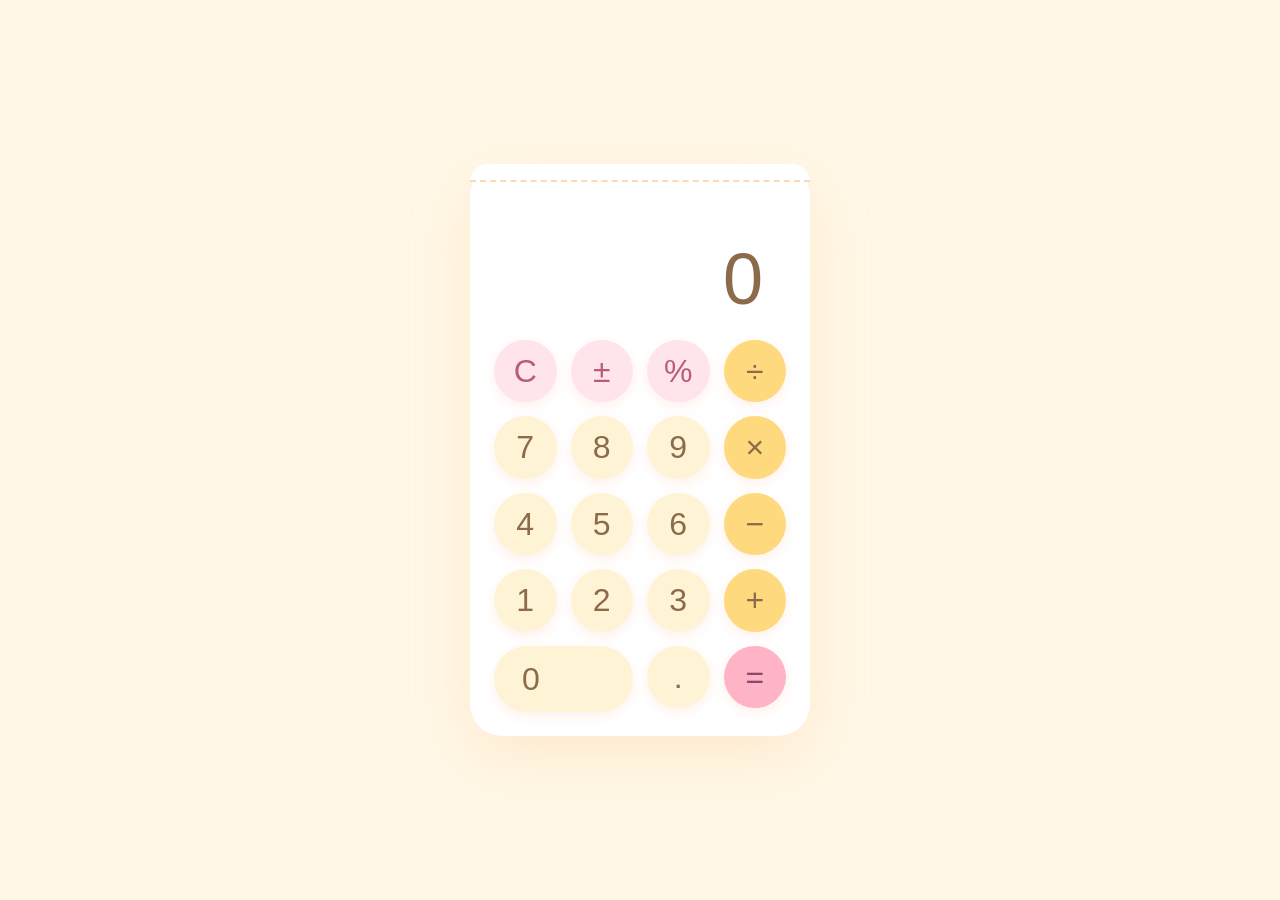
<file: index.html>
<!DOCTYPE html>
<html lang="id">
<head>
  <meta charset="UTF-8">
  <meta name="viewport" content="width=device-width, initial-scale=1.0">
  <title>Kalkulator</title>
  <link rel="stylesheet" href="style.css">
</head>
<body>
  <div class="calculator">
    <div class="lace"></div>
    <div class="display" id="display">0</div>
    <div class="buttons">
      <button class="btn func" data-value="C">C</button>
      <button class="btn func" data-value="±">±</button>
      <button class="btn func" data-value="%">%</button>
      <button class="btn operator" data-value="/">÷</button>

      <button class="btn num" data-value="7">7</button>
      <button class="btn num" data-value="8">8</button>
      <button class="btn num" data-value="9">9</button>
      <button class="btn operator" data-value="*">×</button>

      <button class="btn num" data-value="4">4</button>
      <button class="btn num" data-value="5">5</button>
      <button class="btn num" data-value="6">6</button>
      <button class="btn operator" data-value="-">−</button>

      <button class="btn num" data-value="1">1</button>
      <button class="btn num" data-value="2">2</button>
      <button class="btn num" data-value="3">3</button>
      <button class="btn operator" data-value="+">+</button>

      <button class="btn num zero" data-value="0">0</button>
      <button class="btn num" data-value=".">.</button>
      <button class="btn operator equals" data-value="=">=</button>
    </div>
  </div>
  <script src="script.js"></script>
</body>
</html>
</file>
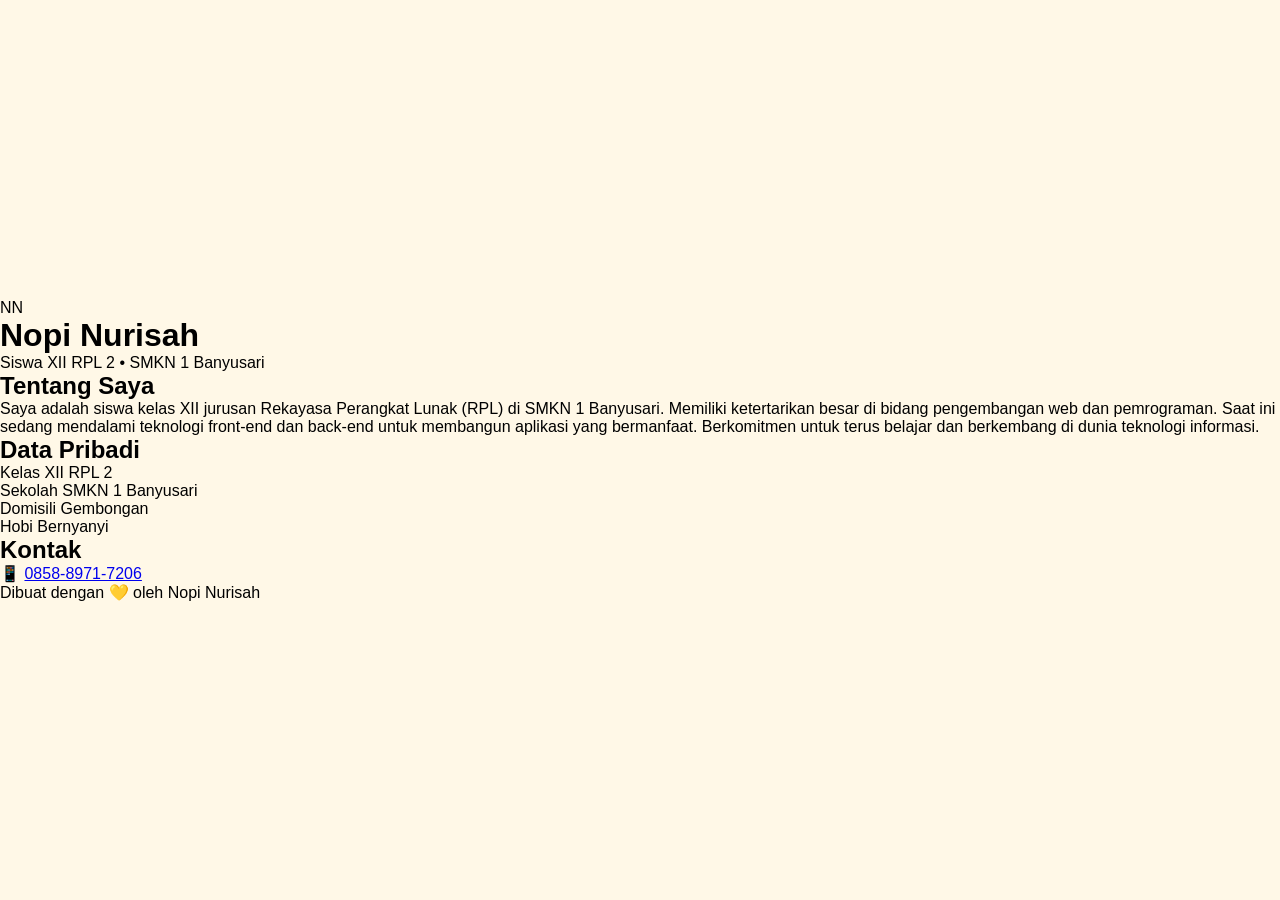
<file: profil.html>
<!DOCTYPE html>
<html lang="id">
<head>
  <meta charset="UTF-8">
  <meta name="viewport" content="width=device-width, initial-scale=1.0">
  <meta name="description" content="Profil profesional Nopi Nurisah - Siswa XII RPL 2 SMKN 1 Banyusari">
  <title>Profil | Nopi Nurisah</title>
  <link rel="stylesheet" href="style.css">
</head>
<body>
  <div class="profile-container">
    <div class="profile-card">
      <div class="profile-header">
        <div class="avatar">
          <span class="avatar-initial">NN</span>
        </div>
        <h1 class="name">Nopi Nurisah</h1>
        <p class="tagline">Siswa XII RPL 2 • SMKN 1 Banyusari</p>
      </div>

      <div class="profile-divider"></div>

      <div class="profile-section">
        <h2 class="section-title">Tentang Saya</h2>
        <p class="bio">
          Saya adalah siswa kelas XII jurusan Rekayasa Perangkat Lunak (RPL) di SMKN 1 Banyusari.
          Memiliki ketertarikan besar di bidang pengembangan web dan pemrograman. Saat ini sedang
          mendalami teknologi front-end dan back-end untuk membangun aplikasi yang bermanfaat.
          Berkomitmen untuk terus belajar dan berkembang di dunia teknologi informasi.
        </p>
      </div>

      <div class="profile-section">
        <h2 class="section-title">Data Pribadi</h2>
        <div class="info-grid">
          <div class="info-item">
            <span class="info-label">Kelas</span>
            <span class="info-value">XII RPL 2</span>
          </div>
          <div class="info-item">
            <span class="info-label">Sekolah</span>
            <span class="info-value">SMKN 1 Banyusari</span>
          </div>
          <div class="info-item">
            <span class="info-label">Domisili</span>
            <span class="info-value">Gembongan</span>
          </div>
          <div class="info-item">
            <span class="info-label">Hobi</span>
            <span class="info-value">Bernyanyi</span>
          </div>
        </div>
      </div>

      <div class="profile-section">
        <h2 class="section-title">Kontak</h2>
        <div class="contact-item">
          <span class="contact-icon">📱</span>
          <a href="tel:+6285889717206" class="contact-link">0858-8971-7206</a>
        </div>
      </div>

      <div class="profile-footer">
        <p>Dibuat dengan 💛 oleh Nopi Nurisah</p>
      </div>
    </div>
  </div>
</body>
</html>
</file>
<file: style.css>
* {
  margin: 0;
  padding: 0;
  box-sizing: border-box;
}

body {
  display: flex;
  justify-content: center;
  align-items: center;
  min-height: 100vh;
  background: #fff8e7;
  font-family: -apple-system, BlinkMacSystemFont, 'Segoe UI', Roboto, sans-serif;
}

.calculator {
  background: #fff;
  border-radius: 32px;
  padding: 24px;
  width: 340px;
  box-shadow: 0 20px 60px rgba(255, 200, 150, 0.3);
}

.lace {
  height: 18px;
  margin: -24px -24px 16px;
  border-radius: 32px 32px 0 0;
  background: radial-gradient(circle at 10px 10px, transparent 8px, #fff 9px) 0 0,
              radial-gradient(circle at 30px 10px, transparent 8px, #fff 9px) 20px 0,
              radial-gradient(circle at 50px 10px, transparent 8px, #fff 9px) 40px 0,
              radial-gradient(circle at 70px 10px, transparent 8px, #fff 9px) 60px 0,
              radial-gradient(circle at 90px 10px, transparent 8px, #fff 9px) 80px 0,
              radial-gradient(circle at 110px 10px, transparent 8px, #fff 9px) 100px 0,
              radial-gradient(circle at 130px 10px, transparent 8px, #fff 9px) 120px 0,
              radial-gradient(circle at 150px 10px, transparent 8px, #fff 9px) 140px 0,
              radial-gradient(circle at 170px 10px, transparent 8px, #fff 9px) 160px 0,
              radial-gradient(circle at 190px 10px, transparent 8px, #fff 9px) 180px 0,
              radial-gradient(circle at 210px 10px, transparent 8px, #fff 9px) 200px 0,
              radial-gradient(circle at 230px 10px, transparent 8px, #fff 9px) 220px 0,
              radial-gradient(circle at 250px 10px, transparent 8px, #fff 9px) 240px 0,
              radial-gradient(circle at 270px 10px, transparent 8px, #fff 9px) 260px 0,
              radial-gradient(circle at 290px 10px, transparent 8px, #fff 9px) 280px 0,
              radial-gradient(circle at 310px 10px, transparent 8px, #fff 9px) 300px 0;
  background-size: 20px 18px;
  background-color: #fff5ec;
  border-bottom: 2px dashed #ffd9b3;
}

.display {
  color: #8b6b4a;
  font-size: 4.5rem;
  font-weight: 200;
  text-align: right;
  padding: 40px 24px 20px;
  min-height: 140px;
  letter-spacing: -1px;
  overflow: hidden;
  text-overflow: ellipsis;
}

.buttons {
  display: grid;
  grid-template-columns: repeat(4, 1fr);
  gap: 14px;
}

.btn {
  border: none;
  border-radius: 50%;
  font-size: 2rem;
  font-weight: 400;
  cursor: pointer;
  aspect-ratio: 1;
  transition: all 0.15s;
  min-width: 0;
  box-shadow: 0 4px 12px rgba(255, 180, 150, 0.2);
}

.btn:active {
  transform: scale(0.95);
  opacity: 0.9;
}

.zero {
  grid-column: span 2;
  border-radius: 80px;
  aspect-ratio: 2.1;
  text-align: left;
  padding-left: 28px;
}

.num {
  background: #fff3d6;
  color: #8b6b4a;
}

.num:hover {
  background: #ffe8b8;
}

.func {
  background: #ffe4ec;
  color: #b85c7a;
}

.func:hover {
  background: #ffd0dc;
}

.operator {
  background: #ffd97d;
  color: #8b6b4a;
}

.operator:hover {
  background: #ffcd50;
}

.equals {
  background: #ffb3c6;
  color: #8b4a6a;
}

.equals:hover {
  background: #ff9ab3;
}
</file>
